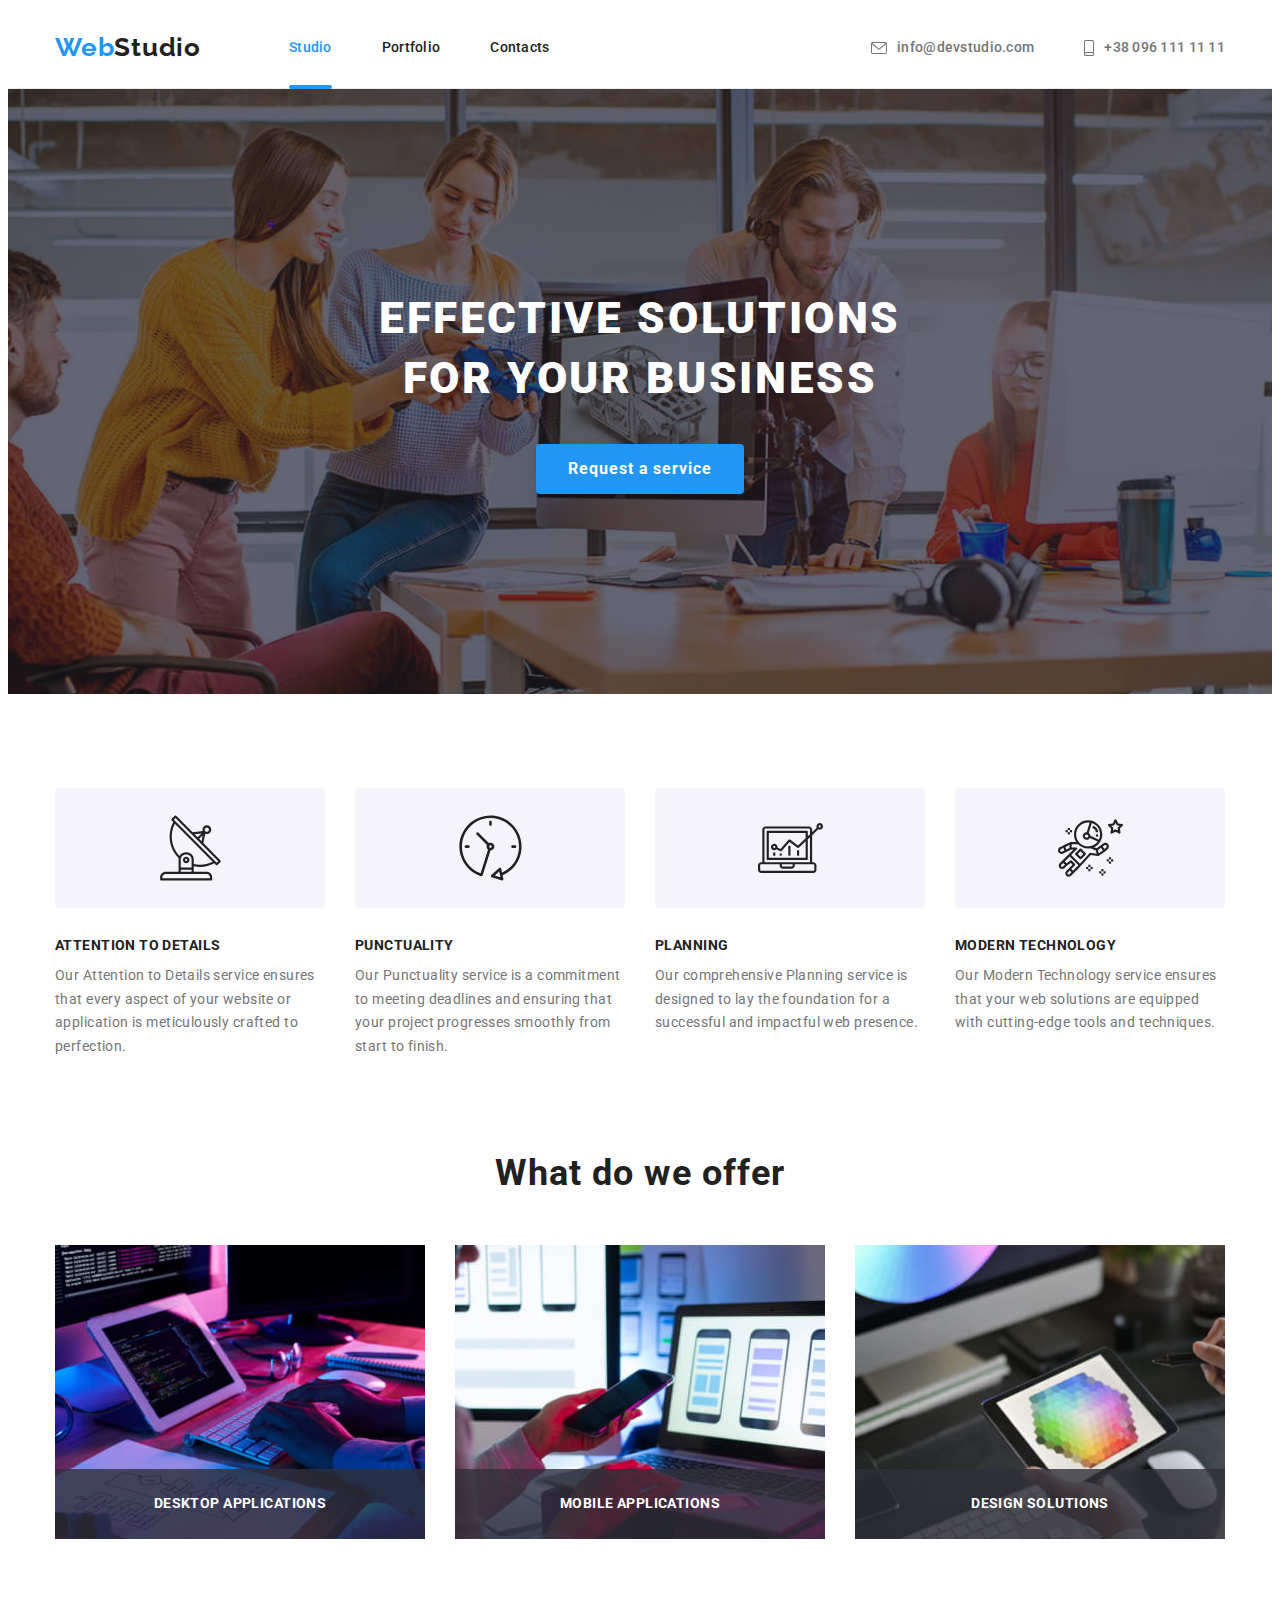
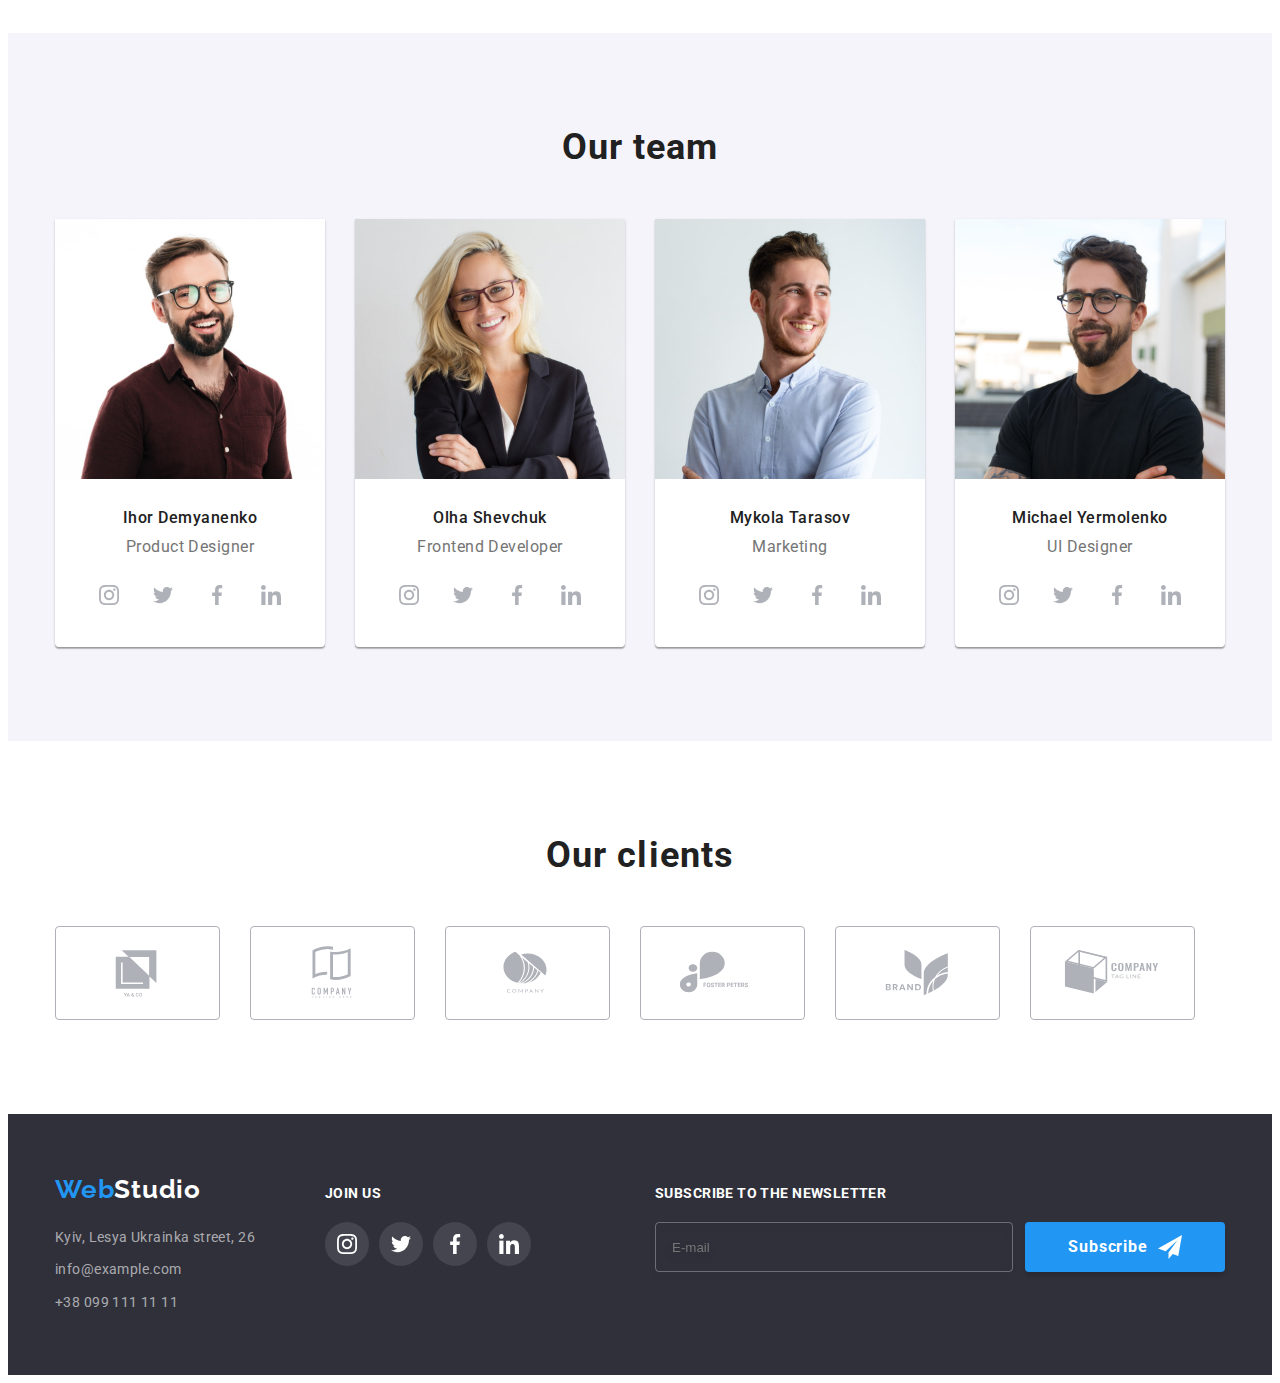
<file: index.html>
<!DOCTYPE html>
<html lang="en">
  <head>
    <meta charset="UTF-8" />
    <meta http-equiv="X-UA-Compatible" content="IE=edge" />
    <meta name="viewport" content="width=device-width, initial-scale=1.0" />
    <title>Document</title>
    <link
      href="https://fonts.googleapis.com/css2?family=Raleway:wght@700&family=Roboto:wght@400;500;700;900&display=swap"
      rel="stylesheet"
    />
    <link
      rel="stylesheet"
      href="https://cdnjs.cloudflare.com/ajax/libs/modern-normalize/1.1.0/modern-normalize.min.css"
      integrity="sha512-wpPYUAdjBVSE4KJnH1VR1HeZfpl1ub8YT/NKx4PuQ5NmX2tKuGu6U/JRp5y+Y8XG2tV+wKQpNHVUX03MfMFn9Q=="
      crossorigin="anonymous"
      referrerpolicy="no-referrer"
    />
    <link
      rel="stylesheet"
      href="https://cdnjs.cloudflare.com/ajax/libs/animate.css/4.1.1/animate.min.css"
    />
    <link rel="stylesheet" href="./css/main.min.css" />
  </head>
  <body class="page body">
    <header class="header">
      <div class="container header__container">
        <div class="header-wrap">
          <nav class="nav-general">
            <a href="" class="logo header__logo">
              <span class="logo__accent">Web</span>Studio
            </a>
            <ul class="site-nav">
              <li class="site-nav__item">
                <a class="site-nav__link site-nav__link--current" href=""
                  >Studio</a
                >
              </li>
              <li class="site-nav__item">
                <a class="site-nav__link" href="./portfolio.html">Portfolio</a>
              </li>
              <li class="site-nav__item">
                <a class="site-nav__link" href="">Contacts</a>
              </li>
            </ul>
          </nav>
          <ul class="authnav-list">
            <li class="authnav-list__item">
              <a class="authnav-list__link" href="mailto:info@devstudio.com">
                <svg class="authnav-list__icon" width="16" height="12">
                  <use href="./images/symbol-defs.svg#icon-envelope"></use>
                </svg>
                info@devstudio.com</a
              >
            </li>
            <li class="authnav-list__item">
              <a class="authnav-list__link" href="tel:+380961111111">
                <svg class="authnav-list__icon" width="10" height="16">
                  <use href="./images/symbol-defs.svg#icon-smartphone"></use>
                </svg>
                +38 096 111 11 11</a
              >
            </li>
          </ul>
        </div>

        <button type="button" class="menu-open-btn">
          <svg class="open-icon" width="24px" height="16px">
            <use href="./images/symbol-defs.svg#icon-menu-header"></use>
          </svg>
        </button>
      </div>
      <div class="mob-menu is-hidden">
        <div class="container header__container">
          <div class="mob-menu-top">
            <button type="button" class="menu-close-btn">
              <svg class="close-icon" width="20px" height="20px">
                <use href="./images/symbol-defs.svg#icon-close-menu"></use>
              </svg>
            </button>
            <ul class="mob-menu-list">
              <li class="mob-menu-list__item">
                <a
                  class="mob-menu-list__link mob-menu-list__link--current"
                  href=""
                  >Studio</a
                >
              </li>
              <li class="mob-menu-list__item">
                <a class="mob-menu-list__link" href="./portfolio.html"
                  >Portfolio</a
                >
              </li>
              <li class="mob-menu-list__item">
                <a class="mob-menu-list__link" href="">Contacts</a>
              </li>
            </ul>
          </div>
          <div class="mob-menu-bottom">
            <ul class="mob-cont-list">
              <li class="mob-cont-list__item">
                <a class="mob-cont-link-phone" href="tel:+380961111111">
                  +38 096 111 11 11</a
                >
              </li>
              <li class="mob-cont-list__item">
                <a
                  class="mob-cont-list__link"
                  href="mailto:info@devstudio.com"
                  rel="nooppener noreferrer"
                >
                  info@devstudio.com</a
                >
              </li>
            </ul>
            <ul class="mob-soc-list">
              <li class="mob-soc-list__item">
                <a
                  class="mob-soc-list__link"
                  href="https://www.instagram.com/"
                  rel="nooppener noreferrer"
                >
                  Instagram</a
                >
              </li>
              <li class="mob-soc-list__item">
                <a
                  class="mob-soc-list__link"
                  href="https://www.twitter.com/"
                  rel="nooppener noreferrer"
                >
                  Twitter</a
                >
              </li>
              <li class="mob-soc-list__item">
                <a
                  class="mob-soc-list__link"
                  href="https://www.facebook.com/"
                  rel="nooppener noreferrer"
                >
                  Facebook</a
                >
              </li>
              <li class="mob-soc-list__item">
                <a
                  class="mob-soc-list__link"
                  href="https://www.linkedin.com/"
                  rel="nooppener noreferrer"
                >
                  LinkedIn</a
                >
              </li>
            </ul>
          </div>
        </div>
      </div>
    </header>
    <main>
      <section class="hero">
        <div class="container">
          <h1 class="hero__title">
            Effective solutions <br />
            for your business
          </h1>
          <button class="hero__button" type="button" data-modal-open>
            Request a service
          </button>
        </div>
      </section>
      <section class="section">
        <div class="container">
          <h2 class="visually-hidden">Features</h2>
          <ul class="features">
            <li class="features__item">
              <div class="features__content">
                <svg class="features__icon" width="65px" height="70px">
                  <use href="./images/symbol-defs.svg#icon-antenna"></use>
                </svg>
              </div>
              <h3 class="features__title">Attention to details</h3>
              <p class="features__text">
                Our Attention to Details service ensures that every aspect of
                your website or application is meticulously crafted to
                perfection.
              </p>
            </li>
            <li class="features__item">
              <div class="features__content">
                <svg class="features__icon" width="65px" height="70px">
                  <use href="./images/symbol-defs.svg#icon-clock"></use>
                </svg>
              </div>

              <h3 class="features__title">Punctuality</h3>
              <p class="features__text">
                Our Punctuality service is a commitment to meeting deadlines and
                ensuring that your project progresses smoothly from start to
                finish.
              </p>
            </li>
            <li class="features__item">
              <div class="features__content">
                <svg class="features__icon" width="65px" height="70px">
                  <use href="./images/symbol-defs.svg#icon-diagram"></use>
                </svg>
              </div>

              <h3 class="features__title">Planning</h3>
              <p class="features__text">
                Our comprehensive Planning service is designed to lay the
                foundation for a successful and impactful web presence.
              </p>
            </li>
            <li class="features__item">
              <div class="features__content">
                <svg class="features__icon" width="65px" height="70px">
                  <use href="./images/symbol-defs.svg#icon-astronaut"></use>
                </svg>
              </div>
              <h3 class="features__title">Modern Technology</h3>
              <p class="features__text">
                Our Modern Technology service ensures that your web solutions
                are equipped with cutting-edge tools and techniques.
              </p>
            </li>
          </ul>
        </div>
      </section>
      <section class="section section--no-padding-top">
        <div class="container">
          <h2 class="section__title">What do we offer</h2>
          <ul class="about-us">
            <li class="about-us__item">
              <img
                srcset="
                  ./images/about-us/img1.jpg    1x,
                  ./images/about-us/img1-2x.jpg 2x
                "
                src="./images/about-us/img1.jpg"
                alt="keyboard"
                width="370"
                height="294"
              />
              <p class="about-us__text">Desktop applications</p>
            </li>
            <li class="about-us__item">
              <img srcset=" ./images/about-us/img2.jpg 1x,
              ./images/about-us/img2-2x.jpg 2x "
              src="./images/about-us/img2.jpg" alt="phone width="370"
              height="294" />

              <p class="about-us__text">Mobile applications</p>
            </li>
            <li class="about-us__item">
              <img
                srcset="
                  ./images/about-us/img3.jpg    1x,
                  ./images/about-us/img3-2x.jpg 2x
                "
                src="./images/about-us/img3.jpg"
                alt="tablet"
                width="370"
                height="294"
              />

              <p class="about-us__text">Design solutions</p>
            </li>
          </ul>
        </div>
      </section>
      <section class="section section--background">
        <div class="container">
          <h2 class="section__title">Our team</h2>
          <ul class="team">
            <li class="team__item">
              <picture>
                <source
                  srcset="
                    ./images/team/team1.jpg    1x,
                    ./images/team/team1-2x.jpg 2x
                  "
                  media="(min-width: 1200px)"
                />
                <source
                  srcset="
                    ./images/team/team1-tab-1x.jpg 1x,
                    ./images/team/team1-tab-2x.jpg 2x
                  "
                  media="(min-width: 768px)"
                />
                <source
                  srcset="
                    ./images/team/team1-mob-1x.jpg 1x,
                    ./images/team/team1-mob-2x.jpg 2x
                  "
                  media="(min-width: 320px)"
                />
                <img
                  src="./images/team/team1-mob-1x.jpg"
                  alt="men wearing glasses"
                />
              </picture>
              <div class="team__content">
                <h3 class="team__title">Ihor Demyanenko</h3>
                <p class="team__text">Product Designer</p>
                <ul class="socials-list">
                  <li class="socials-list__item">
                    <a href="" class="socials-list__link">
                      <svg class="socials-list__icon" width="20" height="20">
                        <use
                          href="./images/symbol-defs.svg#icon-instagram"
                        ></use>
                      </svg>
                    </a>
                  </li>
                  <li class="socials-list__item">
                    <a href="" class="socials-list__link">
                      <svg class="socials-list__icon" width="20" height="20">
                        <use href="./images/symbol-defs.svg#icon-twitter"></use>
                      </svg>
                    </a>
                  </li>
                  <li class="socials-list__item">
                    <a href="" class="socials-list__link">
                      <svg class="socials-list__icon" width="20" height="20">
                        <use
                          href="./images/symbol-defs.svg#icon-facebook"
                        ></use>
                      </svg>
                    </a>
                  </li>
                  <li class="socials-list__item">
                    <a href="" class="socials-list__link">
                      <svg class="socials-list__icon" width="20" height="20">
                        <use
                          href="./images/symbol-defs.svg#icon-linkedin"
                        ></use>
                      </svg>
                    </a>
                  </li>
                </ul>
              </div>
            </li>
            <li class="team__item">
              <picture>
                <source
                  srcset="
                    ./images/team/team2.jpg    1x,
                    ./images/team/team2-2x.jpg 2x
                  "
                  media="(min-width: 1200px)"
                />
                <source
                  srcset="
                    ./images/team/team2-tab-1x.jpg 1x,
                    ./images/team/team2-tab-2x.jpg 2x
                  "
                  media="(min-width: 768px)"
                />
                <source
                  srcset="
                    ./images/team/team2-mob-1x.jpg 1x,
                    ./images/team/team2-mob-2x.jpg 2x
                  "
                  media="(min-width: 320px)"
                />
                <img
                  src="./images/team/team2-mob-1x.jpg"
                  alt="woman wearing glasses"
                />
              </picture>

              <div class="team__content">
                <h3 class="team__title">Olha Shevchuk</h3>
                <p class="team__text">Frontend Developer</p>
                <ul class="socials-list">
                  <li class="socials-list__item">
                    <a href="" class="socials-list__link">
                      <svg class="socials-list__icon" width="20" height="20">
                        <use
                          href="./images/symbol-defs.svg#icon-instagram"
                        ></use>
                      </svg>
                    </a>
                  </li>
                  <li class="socials-list__item">
                    <a href="" class="socials-list__link">
                      <svg class="socials-list__icon" width="20" height="20">
                        <use href="./images/symbol-defs.svg#icon-twitter"></use>
                      </svg>
                    </a>
                  </li>
                  <li class="socials-list__item">
                    <a href="" class="socials-list__link">
                      <svg class="socials-list__icon" width="20" height="20">
                        <use
                          href="./images/symbol-defs.svg#icon-facebook"
                        ></use>
                      </svg>
                    </a>
                  </li>
                  <li class="socials-list__item">
                    <a href="" class="socials-list__link">
                      <svg class="socials-list__icon" width="20" height="20">
                        <use
                          href="./images/symbol-defs.svg#icon-linkedin"
                        ></use>
                      </svg>
                    </a>
                  </li>
                </ul>
              </div>
            </li>
            <li class="team__item">
              <picture>
                <source
                  srcset="
                    ./images/team/team3.jpg    1x,
                    ./images/team/team3-2x.jpg 2x
                  "
                  media="(min-width: 1200px)"
                />
                <source
                  srcset="
                    ./images/team/team3-tab-1x.jpg 1x,
                    ./images/team/team3-tab-2x.jpg 2x
                  "
                  media="(min-width: 768px)"
                />
                <source
                  srcset="
                    ./images/team/team3-mob-1x.jpg 1x,
                    ./images/team/team3-mob-2x.jpg 2x
                  "
                  media="(min-width: 320px)"
                />
                <img
                  src="./images/team/team3-mob-1x.jpg"
                  alt="men wearing a shirt"
                />
              </picture>

              <div class="team__content">
                <h3 class="team__title">Mykola Tarasov</h3>
                <p class="team__text">Marketing</p>
                <ul class="socials-list">
                  <li class="socials-list__item">
                    <a href="" class="socials-list__link">
                      <svg class="socials-list__icon" width="20" height="20">
                        <use
                          href="./images/symbol-defs.svg#icon-instagram"
                        ></use>
                      </svg>
                    </a>
                  </li>
                  <li class="socials-list__item">
                    <a href="" class="socials-list__link">
                      <svg class="socials-list__icon" width="20" height="20">
                        <use href="./images/symbol-defs.svg#icon-twitter"></use>
                      </svg>
                    </a>
                  </li>
                  <li class="socials-list__item">
                    <a href="" class="socials-list__link">
                      <svg class="socials-list__icon" width="20" height="20">
                        <use
                          href="./images/symbol-defs.svg#icon-facebook"
                        ></use>
                      </svg>
                    </a>
                  </li>
                  <li class="socials-list__item">
                    <a href="" class="socials-list__link">
                      <svg class="socials-list__icon" width="20" height="20">
                        <use
                          href="./images/symbol-defs.svg#icon-linkedin"
                        ></use>
                      </svg>
                    </a>
                  </li>
                </ul>
              </div>
            </li>
            <li class="team__item">
              <picture>
                <source
                  srcset="
                    ./images/team/team4.jpg    1x,
                    ./images/team/team4-2x.jpg 2x
                  "
                  media="(min-width: 1200px)"
                />
                <source
                  srcset="
                    ./images/team/team4-tab-1x.jpg 1x,
                    ./images/team/team4-tab-2x.jpg 2x
                  "
                  media="(min-width: 768px)"
                />
                <source
                  srcset="
                    ./images/team/team4-mob-1x.jpg 1x,
                    ./images/team/team4-mob-2x.jpg 2x
                  "
                  media="(min-width: 320px)"
                />
                <img
                  src="./images/team/team4-mob-1x.jpg"
                  alt="men wearing black t shirt"
                />
              </picture>
              <div class="team__content">
                <h3 class="team__title">Michael Yermolenko</h3>
                <p class="team__text">UI Designer</p>
                <ul class="socials-list">
                  <li class="socials-list__item">
                    <a href="" class="socials-list__link">
                      <svg class="socials-list__icon" width="20" height="20">
                        <use
                          href="./images/symbol-defs.svg#icon-instagram"
                        ></use>
                      </svg>
                    </a>
                  </li>
                  <li class="socials-list__item">
                    <a href="" class="socials-list__link">
                      <svg class="socials-list__icon" width="20" height="20">
                        <use href="./images/symbol-defs.svg#icon-twitter"></use>
                      </svg>
                    </a>
                  </li>
                  <li class="socials-list__item">
                    <a href="" class="socials-list__link">
                      <svg class="socials-list__icon" width="20" height="20">
                        <use
                          href="./images/symbol-defs.svg#icon-facebook"
                        ></use>
                      </svg>
                    </a>
                  </li>
                  <li class="socials-list__item">
                    <a href="" class="socials-list__link">
                      <svg class="socials-list__icon" width="20" height="20">
                        <use
                          href="./images/symbol-defs.svg#icon-linkedin"
                        ></use>
                      </svg>
                    </a>
                  </li>
                </ul>
              </div>
            </li>
          </ul>
        </div>
      </section>
      <section class="section">
        <div class="container">
          <h2 class="section__title">Our clients</h2>
          <ul class="clients">
            <li class="clients__item">
              <a href="" class="clients__link">
                <svg class="clients__icon" width="106" height="60">
                  <use href="./images/symbol-defs.svg#icon-yaco"></use>
                </svg>
              </a>
            </li>
            <li class="clients__item">
              <a href="" class="clients__link">
                <svg class="clients__icon" width="106" height="60">
                  <use href="./images/symbol-defs.svg#icon-tagline"></use>
                </svg>
              </a>
            </li>
            <li class="clients__item">
              <a href="" class="clients__link">
                <svg class="clients__icon" width="106" height="60">
                  <use href="./images/symbol-defs.svg#icon-company"></use>
                </svg>
              </a>
            </li>
            <li class="clients__item">
              <a href="" class="clients__link">
                <svg class="clients__icon" width="106" height="60">
                  <use href="./images/symbol-defs.svg#icon-union4"></use>
                </svg>
              </a>
            </li>
            <li class="clients__item">
              <a href="" class="clients__link">
                <svg class="clients__icon" width="106" height="60">
                  <use href="./images/symbol-defs.svg#icon-brand"></use>
                </svg>
              </a>
            </li>
            <li class="clients__item">
              <a href="" class="clients__link">
                <svg class="clients__icon" width="106" height="60">
                  <use href="./images/symbol-defs.svg#icon-tag"></use>
                </svg>
              </a>
            </li>
          </ul>
        </div>
      </section>
    </main>
    <footer class="footer">
      <div class="container footer-container">
        <div class="footer-wrap">
          <div class="footer-content">
            <a href="" class="logo footer__logo">
              <span class="footer__accent">Web</span>Studio
            </a>
            <address class="footer-address">
              <ul class="footer-address__list">
                <li class="footer-address__items">
                  <a
                    class="footer-address__link"
                    href="https://goo.gl/maps/jRYS7xwpVxC2w3iY8"
                    target="_blank"
                    rel="nooppener noreferrer"
                  >
                    Kyiv, Lesya Ukrainka street, 26
                  </a>
                </li>
                <li class="footer-address__items">
                  <a class="footer-address__link" href="mailto:info@example.com"
                    >info@example.com
                  </a>
                </li>
                <li class="footer-address__items">
                  <a class="footer-address__link" href="tel:+380991111111"
                    >+38 099 111 11 11</a
                  >
                </li>
              </ul>
            </address>
          </div>
          <div class="join-content">
            <h2 class="footer__title">Join us</h2>
            <ul class="footer-social">
              <li class="footer-social__item">
                <a href="" class="footer-social__link">
                  <svg class="footer-social__icon" width="20" height="20">
                    <use href="./images/symbol-defs.svg#icon-instagram"></use>
                  </svg>
                </a>
              </li>
              <li class="footer-social__item">
                <a href="" class="footer-social__link">
                  <svg class="footer-social__icon" width="20" height="20">
                    <use href="./images/symbol-defs.svg#icon-twitter"></use>
                  </svg>
                </a>
              </li>
              <li class="footer-social__item">
                <a href="" class="footer-social__link">
                  <svg class="footer-social__icon" width="20" height="20">
                    <use href="./images/symbol-defs.svg#icon-facebook"></use>
                  </svg>
                </a>
              </li>
              <li class="footer-social__item">
                <a href="" class="footer-social__link">
                  <svg class="footer-social__icon" width="20" height="20">
                    <use href="./images/symbol-defs.svg#icon-linkedin"></use>
                  </svg>
                </a>
              </li>
            </ul>
          </div>
          <form class="sign-form">
            <p class="footer__title">Subscribe to the newsletter</p>
            <div class="sign-form__field">
              <input
                type="email"
                name="sign-up"
                class="sign-form__input"
                placeholder="E-mail"
              />
              <button type="submit" class="sign-form__button">
                <span class="sign-form__button-text"> Subscribe </span>
                <svg class="sign-form__button-icon" width="24" height="24">
                  <use href="./images/symbol-defs.svg#icon-send"></use>
                </svg>
              </button>
            </div>
          </form>
        </div>
      </div>
    </footer>
    <div class="backdrop is-hidden" data-modal>
      <div class="modal">
        <button type="button" class="modal-close" data-modal-close>
          <svg class="modal-icon" width="18" height="18">
            <use href="./images/symbol-defs.svg#icon-x"></use>
          </svg>
        </button>
        <p class="modal-title">Leave your information for us to contact you</p>
        <form class="modal-form">
          <div class="modal-field">
            <label for="user-name" class="modal-label"> Name </label>
            <div class="input-wrap">
              <input
                id="user-name"
                type="text"
                name="user-name"
                placeholder=" "
                class="modal-input"
                required
              />

              <svg class="form-icon" width="20" height="20">
                <use href="./images/symbol-defs.svg#icon-person"></use>
              </svg>
            </div>
          </div>
          <div class="modal-field">
            <label for="user-tel" class="modal-label"> Phone number </label>
            <div class="input-wrap">
              <input
                id="user-tel"
                type="tel"
                name="user-tel"
                placeholder=" "
                class="modal-input"
                required
              />
              <svg class="form-icon" width="20" height="20">
                <use href="./images/symbol-defs.svg#icon-phone"></use>
              </svg>
            </div>
          </div>
          <div class="modal-field">
            <label for="user-email" class="modal-label"> Mail </label>
            <div class="input-wrap">
              <input
                id="user-email"
                type="email"
                name="user-email"
                placeholder=" "
                class="modal-input"
                required
              />
              <svg class="form-icon" width="20" height="20">
                <use href="./images/symbol-defs.svg#icon-email"></use>
              </svg>
            </div>
          </div>
          <div class="modal-field">
            <label class="modal-label" for="user-text"> Comment </label>
            <textarea
              class="modal-comment"
              placeholder="Enter your text"
              name="user-text"
              id="user-text"
            ></textarea>
          </div>
          <div class="modal-field modal-field--indent">
            <input
              type="checkbox"
              id="privacy-check"
              class="modal-checkbox visually-hidden"
              name="modal-checkbox"
            />
            <label for="privacy-check" class="checkbox-label">
              <span class="privacy-check--wrap">
                I accept
                <a class="checkbox-link"> Contract terms and conditions</a>
              </span>
            </label>
          </div>
          <div class="modal-button-wrap">
            <button type="submit" class="modal-button">
              <span class="button-text"> Send</span>
            </button>
          </div>
        </form>
      </div>
    </div>
    <script src="./js/modal.js"></script>
    <script src="./js/menu.js"></script>
  </body>
</html>
</file>
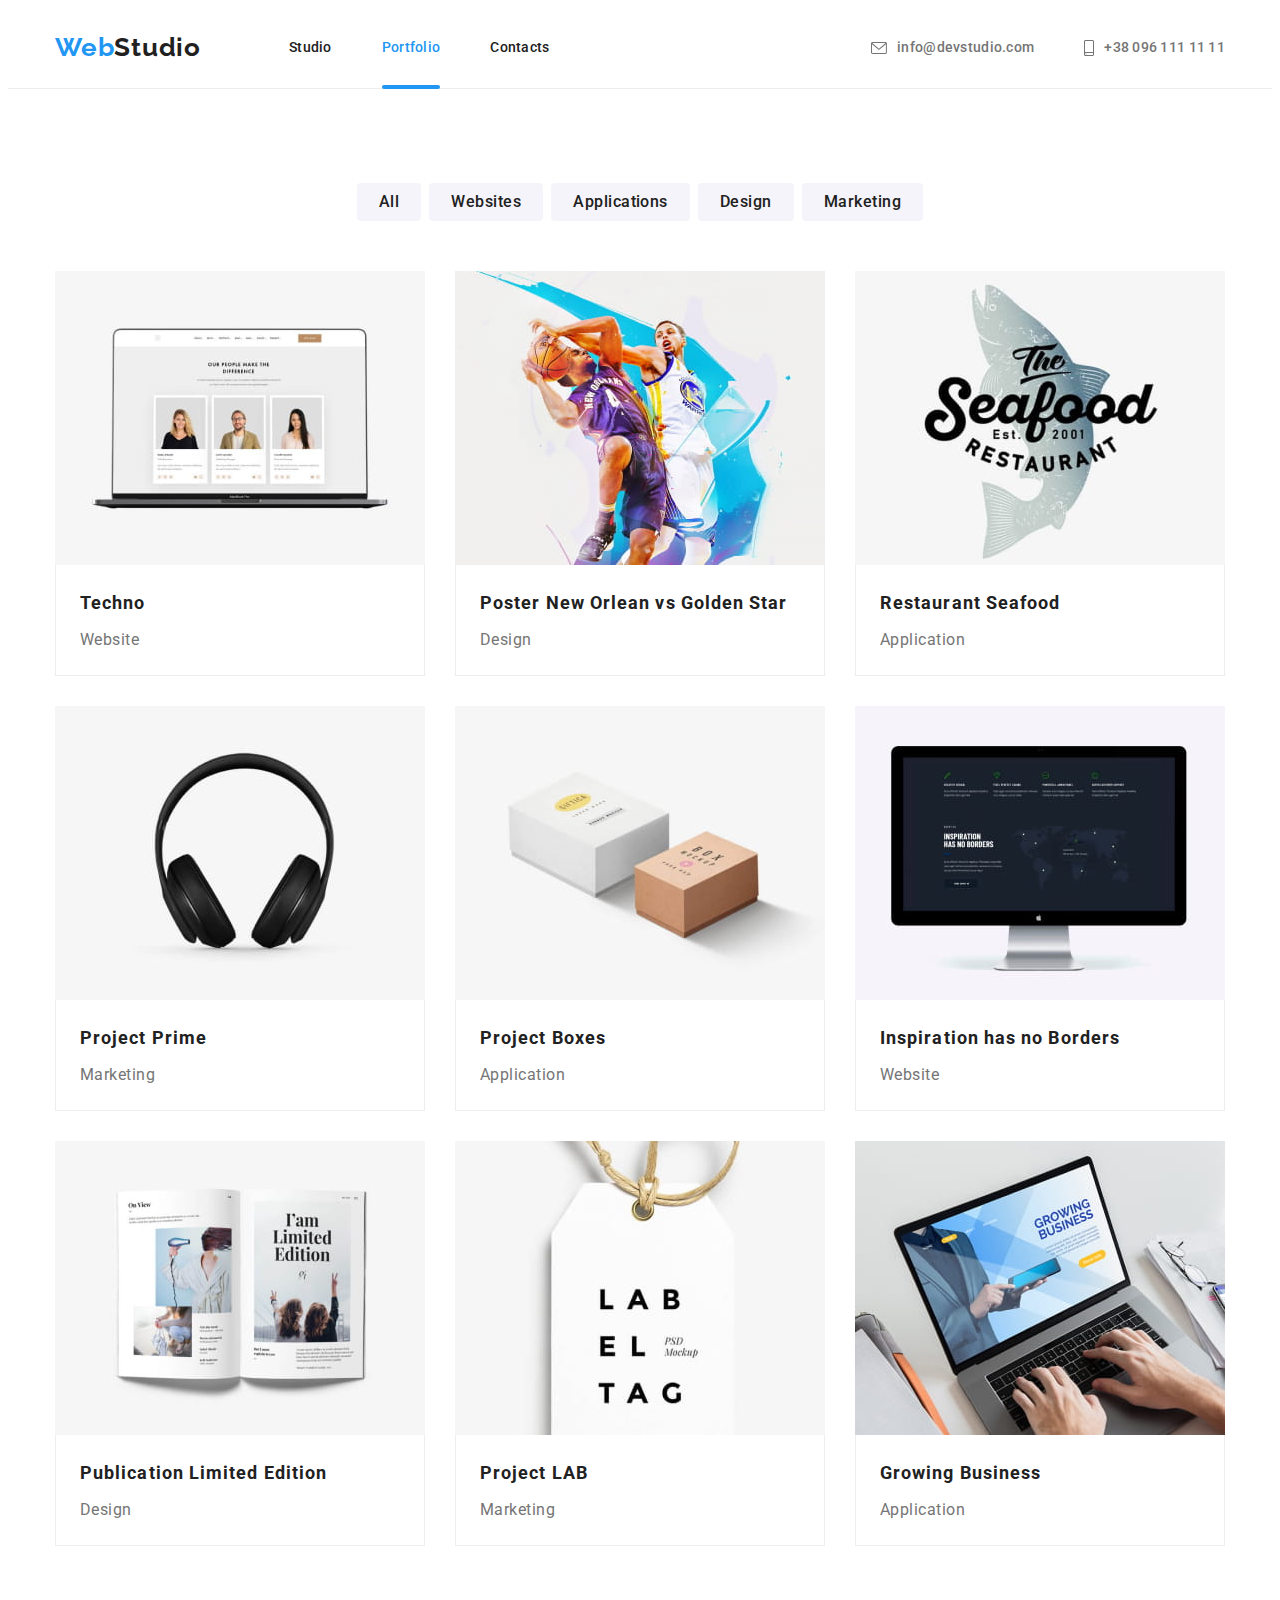
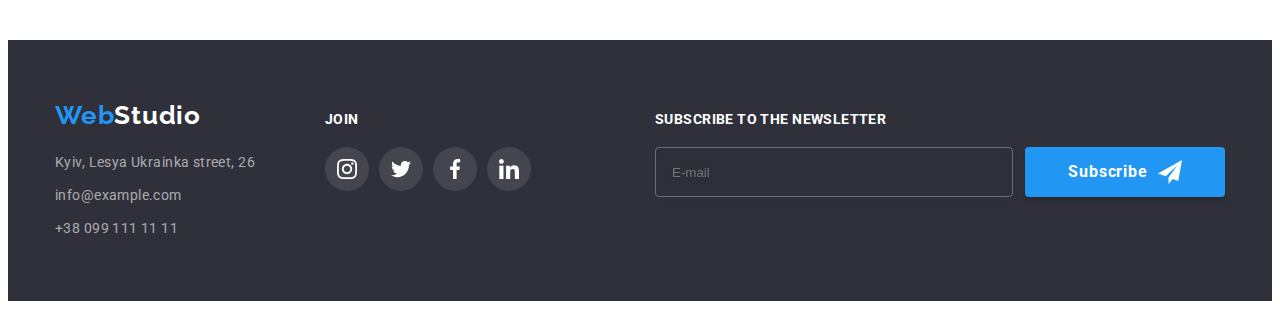
<file: portfolio.html>
<!DOCTYPE html>
<html lang="en">
  <head>
    <meta charset="UTF-8" />
    <meta http-equiv="X-UA-Compatible" content="IE=edge" />
    <meta name="viewport" content="width=device-width, initial-scale=1.0" />
    <title>Document</title>
    <link
      href="https://fonts.googleapis.com/css2?family=Raleway:wght@700&family=Roboto:wght@400;500;700;900&display=swap"
      rel="stylesheet"
    />
    <link
      rel="stylesheet"
      href="https://cdnjs.cloudflare.com/ajax/libs/modern-normalize/1.1.0/modern-normalize.min.css"
      integrity="sha512-wpPYUAdjBVSE4KJnH1VR1HeZfpl1ub8YT/NKx4PuQ5NmX2tKuGu6U/JRp5y+Y8XG2tV+wKQpNHVUX03MfMFn9Q=="
      crossorigin="anonymous"
      referrerpolicy="no-referrer"
    />
    <link
      rel="stylesheet"
      href="https://cdnjs.cloudflare.com/ajax/libs/animate.css/4.1.1/animate.min.css"
    />
    <!-- <link rel="stylesheet" href="./css/styles.css" /> -->
    <link rel="stylesheet" href="./css/main.min.css" />
  </head>
  <body class="page">
    <header class="header">
      <div class="container header__container">
        <div class="header-wrap">
          <nav class="nav-general">
            <a href="" class="logo header__logo link">
              <span class="logo__accent">Web</span>Studio
            </a>
            <ul class="site-nav">
              <li class="site-nav__item">
                <a class="site-nav__link" href="./index.html">Studio</a>
              </li>
              <li class="site-nav__item">
                <a class="site-nav__link site-nav__link--current" href=""
                  >Portfolio</a
                >
              </li>
              <li class="site-nav__item">
                <a class="site-nav__link" href="">Contacts</a>
              </li>
            </ul>
          </nav>
          <ul class="authnav-list">
            <li class="authnav-list__item">
              <a class="authnav-list__link" href="mailto:info@devstudio.com">
                <svg class="authnav-list__icon" width="16" height="12">
                  <use href="./images/symbol-defs.svg#icon-envelope"></use>
                </svg>
                info@devstudio.com</a
              >
            </li>
            <li class="authnav-list__item">
              <a class="authnav-list__link" href="tel:+380961111111">
                <svg class="authnav-list__icon" width="10" height="16">
                  <use href="./images/symbol-defs.svg#icon-smartphone"></use>
                </svg>
                +38 096 111 11 11</a
              >
            </li>
          </ul>
        </div>
        <button type="button" class="menu-open-btn">
          <svg class="open-icon" width="24px" height="16px">
            <use href="./images/symbol-defs.svg#icon-menu-header"></use>
          </svg>
        </button>
      </div>
      <div class="mob-menu is-hidden">
        <div class="container header__container">
          <div class="mob-menu-top">
            <button type="button" class="menu-close-btn">
              <svg class="close-icon" width="20px" height="20px">
                <use href="./images/symbol-defs.svg#icon-close-menu"></use>
              </svg>
            </button>
            <ul class="mob-menu-list">
              <li class="mob-menu-list__item">
                <a class="mob-menu-list__link" href="./index.html">Studio</a>
              </li>
              <li class="mob-menu-list__item">
                <a class="mob-menu-list__link mob-menu-list__link--current"
                  >Portfolio</a
                >
              </li>
              <li class="mob-menu-list__item">
                <a class="mob-menu-list__link" href="">Contacts</a>
              </li>
            </ul>
          </div>
          <div class="mob-menu-bottom">
            <ul class="mob-cont-list">
              <li class="mob-cont-list__item">
                <a class="mob-cont-link-phone" href="tel:+380961111111">
                  +38 096 111 11 11</a
                >
              </li>
              <li class="mob-cont-list__item">
                <a
                  class="mob-cont-list__link"
                  href="mailto:info@devstudio.com"
                  rel="nooppener noreferrer"
                >
                  info@devstudio.com</a
                >
              </li>
            </ul>
            <ul class="mob-soc-list">
              <li class="mob-soc-list__item">
                <a
                  class="mob-soc-list__link"
                  href="https://www.instagram.com/"
                  rel="nooppener noreferrer"
                >
                  Instagram</a
                >
              </li>
              <li class="mob-soc-list__item">
                <a
                  class="mob-soc-list__link"
                  href="https://www.twitter.com/"
                  rel="nooppener noreferrer"
                >
                  Twitter</a
                >
              </li>
              <li class="mob-soc-list__item">
                <a
                  class="mob-soc-list__link"
                  href="https://www.facebook.com/"
                  rel="nooppener noreferrer"
                >
                  Facebook</a
                >
              </li>
              <li class="mob-soc-list__item">
                <a
                  class="mob-soc-list__link"
                  href="https://www.linkedin.com/"
                  rel="nooppener noreferrer"
                >
                  LinkedIn</a
                >
              </li>
            </ul>
          </div>
        </div>
      </div>
    </header>

    <main>
      <section class="section">
        <div class="container">
          <h1 class="visually-hidden">portfolio</h1>
          <ul class="portfolio-button">
            <li class="portfolio-button__items">
              <button class="portfolio-button__primary" type="button">
                All
              </button>
            </li>
            <li class="portfolio-button__items">
              <button class="portfolio-button__primary" type="button">
                Websites
              </button>
            </li>
            <li class="portfolio-button__items">
              <button class="portfolio-button__primary" type="button">
                Applications
              </button>
            </li>
            <li class="portfolio-button__items">
              <button class="portfolio-button__primary" type="button">
                Design
              </button>
            </li>
            <li class="portfolio-button__items">
              <button class="portfolio-button__primary" type="button">
                Marketing
              </button>
            </li>
          </ul>

          <ul class="projects-list">
            <li class="projects-list__item">
              <a class="projects-list__link" href="">
                <div class="projects-list__image">
                  <picture>
                    <source
                      srcset="
                        ./images/portfolio/portfolio1.jpg    1x,
                        ./images/portfolio/portfolio1-2x.jpg 2x
                      "
                      media="(min-width: 1200px)"
                    />
                    <source
                      srcset="
                        ./images/portfolio/portfolio1-tab-1x.jpg 1x,
                        ./images/portfolio/portfolio1-tab-2x.jpg 2x
                      "
                      media="(min-width: 768px)"
                    />
                    <source
                      srcset="
                        ./images/portfolio/portfolio1-mob-1x.jpg 1x,
                        ./images/portfolio/portfolio1-mob-2x.jpg 2x
                      "
                      media="(min-width: 320px)"
                    />
                    <img
                      src="./images/portfolio/portfolio1-mob-1x.jpg"
                      alt="laptop"
                    />
                  </picture>
                  <div class="projects-list__overlay">
                    <p class="projects-list__image-text">
                      The resource offers complex offers with different levels
                      of functionality and services. functionality and services.
                      All this will allow the visitor get comprehensive
                      information about the company or individual individual.
                    </p>
                  </div>
                </div>
                <div class="portfolio">
                  <h2 class="portfolio__title">Techno</h2>
                  <p class="portfolio__text">Website</p>
                </div>
              </a>
            </li>
            <li class="projects-list__item">
              <a class="projects-list__link" href="">
                <div class="projects-list__image">
                  <picture>
                    <source
                      srcset="
                        ./images/portfolio/portfolio2.jpg    1x,
                        ./images/portfolio/portfolio2-2x.jpg 2x
                      "
                      media="(min-width: 1200px)"
                    />
                    <source
                      srcset="
                        ./images/portfolio/portfolio2-tab-1x.jpg 1x,
                        ./images/portfolio/portfolio2-tab-2x.jpg 2x
                      "
                      media="(min-width: 768px)"
                    />
                    <source
                      srcset="
                        ./images/portfolio/portfolio2-mob-1x.jpg 1x,
                        ./images/portfolio/portfolio2-mob-2x.jpg 2x
                      "
                      media="(min-width: 320px)"
                    />
                    <img
                      src="./images/portfolio/portfolio2-mob-1x.jpg"
                      alt="basketball"
                    />
                  </picture>
                  <div class="projects-list__overlay">
                    <p class="projects-list__image-text">
                      The resource offers complex offers with different levels
                      of functionality and services. functionality and services.
                      All this will allow the visitor get comprehensive
                      information about the company or individual individual.
                    </p>
                  </div>
                </div>
                <div class="portfolio">
                  <h2 class="portfolio__title">
                    Poster <span lang="en">New Orlean vs Golden Star</span>
                  </h2>
                  <p class="portfolio__text">Design</p>
                </div>
              </a>
            </li>
            <li class="projects-list__item">
              <a class="projects-list__link" href="">
                <div class="projects-list__image">
                  <picture>
                    <source
                      srcset="
                        ./images/portfolio/portfolio3.jpg    1x,
                        ./images/portfolio/portfolio3-2x.jpg 2x
                      "
                      media="(min-width: 1200px)"
                    />
                    <source
                      srcset="
                        ./images/portfolio/portfolio3-tab-1x.jpg 1x,
                        ./images/portfolio/portfolio3-tab-2x.jpg 2x
                      "
                      media="(min-width: 768px)"
                    />
                    <source
                      srcset="
                        ./images/portfolio/portfolio3-mob-1x.jpg 1x,
                        ./images/portfolio/portfolio3-mob-2x.jpg 2x
                      "
                      media="(min-width: 320px)"
                    />
                    <img
                      src="./images/portfolio/portfolio3-mob-1x.jpg"
                      alt="restaurant"
                    />
                  </picture>

                  <div class="projects-list__overlay">
                    <p class="projects-list__image-text">
                      The resource offers complex offers with different levels
                      of functionality and services. functionality and services.
                      All this will allow the visitor get comprehensive
                      information about the company or individual individual.
                    </p>
                  </div>
                </div>
                <div class="portfolio">
                  <h2 class="portfolio__title">
                    Restaurant <span lang="en">Seafood</span>
                  </h2>
                  <p class="portfolio__text">Application</p>
                </div>
              </a>
            </li>
            <li class="projects-list__item">
              <a class="projects-list__link" href="">
                <div class="projects-list__image">
                  <picture>
                    <source
                      srcset="
                        ./images/portfolio/portfolio4.jpg    1x,
                        ./images/portfolio/portfolio4-2x.jpg 2x
                      "
                      media="(min-width: 1200px)"
                    />
                    <source
                      srcset="
                        ./images/portfolio/portfolio4-tab-1x.jpg 1x,
                        ./images/portfolio/portfolio4-tab-2x.jpg 2x
                      "
                      media="(min-width: 768px)"
                    />
                    <source
                      srcset="
                        ./images/portfolio/portfolio4-mob-1x.jpg 1x,
                        ./images/portfolio/portfolio4-mob-2x.jpg 2x
                      "
                      media="(min-width: 320px)"
                    />
                    <img
                      src="./images/portfolio/portfolio4-mob-1x.jpg"
                      alt="headphones"
                    />
                  </picture>
                  <div class="projects-list__overlay">
                    <p class="projects-list__image-text">
                      The resource offers complex offers with different levels
                      of functionality and services. functionality and services.
                      All this will allow the visitor get comprehensive
                      information about the company or individual individual.
                    </p>
                  </div>
                </div>
                <div class="portfolio">
                  <h2 class="portfolio__title">
                    Project <span lang="en">Prime</span>
                  </h2>
                  <p class="portfolio__text">Marketing</p>
                </div>
              </a>
            </li>
            <li class="projects-list__item">
              <a class="projects-list__link" href="">
                <div class="projects-list__image">
                  <picture>
                    <source
                      srcset="
                        ./images/portfolio/portfolio5.jpg    1x,
                        ./images/portfolio/portfolio5-2x.jpg 2x
                      "
                      media="(min-width: 1200px)"
                    />
                    <source
                      srcset="
                        ./images/portfolio/portfolio5-tab-1x.jpg 1x,
                        ./images/portfolio/portfolio5-tab-2x.jpg 2x
                      "
                      media="(min-width: 768px)"
                    />
                    <source
                      srcset="
                        ./images/portfolio/portfolio5-mob-1x.jpg 1x,
                        ./images/portfolio/portfolio5-mob-2x.jpg 2x
                      "
                      media="(min-width: 320px)"
                    />
                    <img
                      src="./images/portfolio/portfolio5-mob-1x.jpg"
                      alt="two books"
                    />
                  </picture>
                  <div class="projects-list__overlay">
                    <p class="projects-list__image-text">
                      The resource offers complex offers with different levels
                      of functionality and services. functionality and services.
                      All this will allow the visitor get comprehensive
                      information about the company or individual individual.
                    </p>
                  </div>
                </div>
                <div class="portfolio">
                  <h2 class="portfolio__title">
                    Project <span lang="en">Boxes</span>
                  </h2>
                  <p class="portfolio__text">Application</p>
                </div>
              </a>
            </li>
            <li class="projects-list__item">
              <a class="projects-list__link" href="">
                <div class="projects-list__image">
                  <picture>
                    <source
                      srcset="
                        ./images/portfolio/portfolio6.jpg    1x,
                        ./images/portfolio/portfolio6-2x.jpg 2x
                      "
                      media="(min-width: 1200px)"
                    />
                    <source
                      srcset="
                        ./images/portfolio/portfolio6-tab-1x.jpg 1x,
                        ./images/portfolio/portfolio6-tab-2x.jpg 2x
                      "
                      media="(min-width: 768px)"
                    />
                    <source
                      srcset="
                        ./images/portfolio/portfolio6-mob-1x.jpg 1x,
                        ./images/portfolio/portfolio6-mob-2x.jpg 2x
                      "
                      media="(min-width: 320px)"
                    />
                    <img
                      src="./images/portfolio/portfolio6-mob-1x.jpg"
                      alt="laptop"
                    />
                  </picture>
                  <div class="projects-list__overlay">
                    <p class="projects-list__image-text">
                      The resource offers complex offers with different levels
                      of functionality and services. functionality and services.
                      All this will allow the visitor get comprehensive
                      information about the company or individual individual.
                    </p>
                  </div>
                </div>
                <div class="portfolio">
                  <h2 class="portfolio__title" lang="en">
                    Inspiration has no Borders
                  </h2>
                  <p class="portfolio__text">Website</p>
                </div>
              </a>
            </li>
            <li class="projects-list__item">
              <a class="projects-list__link" href="">
                <div class="projects-list__image">
                  <picture>
                    <source
                      srcset="
                        ./images/portfolio/portfolio7.jpg    1x,
                        ./images/portfolio/portfolio7-2x.jpg 2x
                      "
                      media="(min-width: 1200px)"
                    />
                    <source
                      srcset="
                        ./images/portfolio/portfolio7-tab-1x.jpg 1x,
                        ./images/portfolio/portfolio7-tab-2x.jpg 2x
                      "
                      media="(min-width: 768px)"
                    />
                    <source
                      srcset="
                        ./images/portfolio/portfolio7-mob-1x.jpg 1x,
                        ./images/portfolio/portfolio7-mob-2x.jpg 2x
                      "
                      media="(min-width: 320px)"
                    />
                    <img
                      src="./images/portfolio/portfolio7-mob-1x.jpg"
                      alt="magazine"
                    />
                  </picture>
                  <div class="projects-list__overlay">
                    <p class="projects-list__image-text">
                      The resource offers complex offers with different levels
                      of functionality and services. functionality and services.
                      All this will allow the visitor get comprehensive
                      information about the company or individual individual.
                    </p>
                  </div>
                </div>
                <div class="portfolio">
                  <h2 class="portfolio__title">
                    Publication <span lang="en">Limited Edition</span>
                  </h2>
                  <p class="portfolio__text">Design</p>
                </div>
              </a>
            </li>
            <li class="projects-list__item">
              <a class="projects-list__link" href="">
                <div class="projects-list__image">
                  <picture>
                    <source
                      srcset="
                        ./images/portfolio/portfolio8.jpg    1x,
                        ./images/portfolio/portfolio8-2x.jpg 2x
                      "
                      media="(min-width: 1200px)"
                    />
                    <source
                      srcset="
                        ./images/portfolio/portfolio8-tab-1x.jpg 1x,
                        ./images/portfolio/portfolio8-tab-2x.jpg 2x
                      "
                      media="(min-width: 768px)"
                    />
                    <source
                      srcset="
                        ./images/portfolio/portfolio8-mob-1x.jpg 1x,
                        ./images/portfolio/portfolio8-mob-2x.jpg 2x
                      "
                      media="(min-width: 320px)"
                    />
                    <img
                      src="./images/portfolio/portfolio8-mob-1x.jpg"
                      alt="label"
                    />
                  </picture>
                  <div class="projects-list__overlay">
                    <p class="projects-list__image-text">
                      The resource offers complex offers with different levels
                      of functionality and services. functionality and services.
                      All this will allow the visitor get comprehensive
                      information about the company or individual individual.
                    </p>
                  </div>
                </div>
                <div class="portfolio">
                  <h2 class="portfolio__title">Project LAB</h2>
                  <p class="portfolio__text">Marketing</p>
                </div>
              </a>
            </li>
            <li class="projects-list__item">
              <a class="projects-list__link" href="">
                <div class="projects-list__image">
                  <picture>
                    <source
                      srcset="
                        ./images/portfolio/portfolio9.jpg    1x,
                        ./images/portfolio/portfolio9-2x.jpg 2x
                      "
                      media="(min-width: 1200px)"
                    />
                    <source
                      srcset="
                        ./images/portfolio/portfolio9-tab-1x.jpg 1x,
                        ./images/portfolio/portfolio9-tab-2x.jpg 2x
                      "
                      media="(min-width: 768px)"
                    />
                    <source
                      srcset="
                        ./images/portfolio/portfolio9-mob-1x.jpg 1x,
                        ./images/portfolio/portfolio9-mob-2x.jpg 2x
                      "
                      media="(min-width: 320px)"
                    />
                    <img
                      src="./images/portfolio/portfolio9-mob-1x.jpg"
                      alt="keyboard"
                    />
                  </picture>
                  <div class="projects-list__overlay">
                    <p class="projects-list__image-text">
                      The resource offers complex offers with different levels
                      of functionality and services. functionality and services.
                      All this will allow the visitor get comprehensive
                      information about the company or individual individual.
                    </p>
                  </div>
                </div>
                <div class="portfolio">
                  <h2 class="portfolio__title" lang="en">Growing Business</h2>
                  <p class="portfolio__text">Application</p>
                </div>
              </a>
            </li>
          </ul>
        </div>
      </section>
    </main>
    <footer class="footer">
      <div class="container footer-container">
        <div class="footer-wrap">
          <div class="footer-content">
            <a href="" class="logo footer__logo">
              <span class="footer__accent">Web</span>Studio
            </a>
            <address class="footer-address">
              <ul class="footer-address__list">
                <li class="footer-address__items">
                  <a
                    class="footer-address__link"
                    href="https://goo.gl/maps/jRYS7xwpVxC2w3iY8"
                    target="_blank"
                    rel="nooppener noreferrer"
                  >
                    Kyiv, Lesya Ukrainka street, 26
                  </a>
                </li>
                <li class="footer-address__items">
                  <a class="footer-address__link" href="mailto:info@example.com"
                    >info@example.com
                  </a>
                </li>
                <li class="footer-address__items">
                  <a class="footer-address__link" href="tel:+380991111111"
                    >+38 099 111 11 11</a
                  >
                </li>
              </ul>
            </address>
          </div>
          <div class="join-content">
            <h2 class="footer__title">Join</h2>
            <ul class="footer-social">
              <li class="footer-social__item">
                <a href="" class="footer-social__link">
                  <svg class="footer-social__icon" width="20" height="20">
                    <use href="./images/symbol-defs.svg#icon-instagram"></use>
                  </svg>
                </a>
              </li>
              <li class="footer-social__item">
                <a href="" class="footer-social__link">
                  <svg class="footer-social__icon" width="20" height="20">
                    <use href="./images/symbol-defs.svg#icon-twitter"></use>
                  </svg>
                </a>
              </li>
              <li class="footer-social__item">
                <a href="" class="footer-social__link">
                  <svg class="footer-social__icon" width="20" height="20">
                    <use href="./images/symbol-defs.svg#icon-facebook"></use>
                  </svg>
                </a>
              </li>
              <li class="footer-social__item">
                <a href="" class="footer-social__link">
                  <svg class="footer-social__icon" width="20" height="20">
                    <use href="./images/symbol-defs.svg#icon-linkedin"></use>
                  </svg>
                </a>
              </li>
            </ul>
          </div>
          <form class="sign-form">
            <p class="footer__title">Subscribe to the newsletter</p>
            <div class="sign-form__field">
              <input
                type="email"
                name="sign-up"
                class="sign-form__input"
                placeholder="E-mail"
              />
              <button type="submit" class="sign-form__button">
                <span class="sign-form__button-text"> Subscribe </span>
                <svg class="sign-form__button-icon" width="24" height="24">
                  <use href="./images/symbol-defs.svg#icon-send"></use>
                </svg>
              </button>
            </div>
          </form>
        </div>
      </div>
    </footer>
    <script src="./js/menu.js"></script>
  </body>
</html>
</file>
<file: css/main.min.css>
:root{--primary-text-color: #212121;--primary-white-color: #ffffff;--accent-color: #2196f3;--secondary-text-color: #757575;--header-background-color: #2f303a;--secondary-background-color: #f5f4fa;--typical-margin: 10px}.header__logo{color:var(--primary-text-color)}@media screen and (min-width: 1200px){.header__logo{margin-right:93px}}@media screen and (min-width: 768px){.header__logo{margin-right:88px}}.header__logo:hover,.header__logo:focus{color:var(--accent-color)}.logo{font-family:Raleway, sans-serif;font-weight:700;font-size:24px;line-height:1.17;letter-spacing:0.03em;-webkit-transition:color 250ms cubic-bezier(0.4, 0, 0.2, 1);transition:color 250ms cubic-bezier(0.4, 0, 0.2, 1)}@media screen and (min-width: 1200px){.logo{font-size:26px;line-height:1.2}}.logo__accent{color:var(--accent-color);-webkit-transition:color 250ms cubic-bezier(0.4, 0, 0.2, 1);transition:color 250ms cubic-bezier(0.4, 0, 0.2, 1)}.logo__accent:hover,.logo__accent:focus{color:var(--primary-text-color)}html{-webkit-box-sizing:border-box;box-sizing:border-box}*,*::before,*::after{-webkit-box-sizing:inherit;box-sizing:inherit}body{color:var(--primary-text-color);font-family:Roboto, sans-serif;background-color:var(--primary-white-color)}p,h1,h2,h3,h4,h5,h6{margin:0}img{display:block;max-width:100%;height:auto}ul{margin:0;padding-left:0}button{font-family:inherit;cursor:pointer;border:0}ul{list-style:none}a{text-decoration:none}.visually-hidden{position:absolute;width:1px;height:1px;margin:-1px;border:0;padding:0;white-space:nowrap;-webkit-clip-path:inset(100%);clip-path:inset(100%);clip:rect(0 0 0 0);overflow:hidden}.header{border-bottom:1px solid #ececec}.header__container{-webkit-box-align:center;-ms-flex-align:center;align-items:center;padding:0}@media screen and (max-width: 767px){.header__container{display:-webkit-box;display:-ms-flexbox;display:flex;padding-top:16px;padding-bottom:16px}}@media screen and (min-width: 768px){.header-wrap{display:-webkit-box;display:-ms-flexbox;display:flex;-webkit-box-align:center;-ms-flex-align:center;align-items:center;-webkit-box-pack:justify;-ms-flex-pack:justify;justify-content:space-between}}@media screen and (min-width: 1200px){.header-wrap{display:-webkit-box;display:-ms-flexbox;display:flex;-webkit-box-align:center;-ms-flex-align:center;align-items:center;-webkit-box-pack:justify;-ms-flex-pack:justify;justify-content:space-between}}.page{color:var(--primary-text-color);background-color:var(--primary-white-color)}.container{padding-left:15px;padding-right:15px;margin-left:auto;margin-right:auto}@media screen and (min-width: 480px){.container{width:480px}}@media screen and (min-width: 768px){.container{width:768px}}@media screen and (min-width: 1200px){.container{width:1200px}}@media screen and (min-width: 768px){.nav-general{display:-webkit-box;display:-ms-flexbox;display:flex;-webkit-box-align:center;-ms-flex-align:center;align-items:center}}.site-nav{color:var(--primary-text-color);font-weight:500;font-size:14px;line-height:1.14;letter-spacing:0.02em;display:none}@media screen and (min-width: 768px){.site-nav{display:-webkit-box;display:-ms-flexbox;display:flex}}.site-nav__item:not(:last-child){margin-right:50px}.site-nav__link{display:block;color:var(--primary-text-color);font-weight:500;font-size:14px;line-height:1.14;letter-spacing:0.02em;padding-top:32px;padding-bottom:32px;position:relative;-webkit-transition:color 250ms cubic-bezier(0.4, 0, 0.2, 1);transition:color 250ms cubic-bezier(0.4, 0, 0.2, 1)}.site-nav__link:hover,.site-nav__link:focus{color:var(--accent-color)}.site-nav__link--current{color:var(--accent-color)}.site-nav__link--current::after{content:"";display:block;position:absolute;background-color:var(--accent-color);left:0;bottom:-1px;width:100%;height:4px;border-radius:2px;-webkit-transition:-webkit-transform 250ms cubic-bezier(0.4, 0, 0.2, 1);transition:-webkit-transform 250ms cubic-bezier(0.4, 0, 0.2, 1);transition:transform 250ms cubic-bezier(0.4, 0, 0.2, 1);transition:transform 250ms cubic-bezier(0.4, 0, 0.2, 1), -webkit-transform 250ms cubic-bezier(0.4, 0, 0.2, 1)}@media screen and (max-width: 767px){.authnav-list{margin-left:auto;display:none}}@media screen and (min-width: 1200px){.authnav-list{display:-webkit-box;display:-ms-flexbox;display:flex}}.authnav-list__item{-webkit-box-pack:center;-ms-flex-pack:center;justify-content:center}@media screen and (min-width: 768px){.authnav-list__item{margin-right:0}.authnav-list__item:not(:last-child){margin-bottom:10px}}@media screen and (min-width: 1200px){.authnav-list__item:not(:last-child){margin-right:50px;margin-bottom:0}}.authnav-list__icon{fill:currentColor;margin-right:var(--typical-margin);-webkit-transition:fill 250ms cubic-bezier(0.4, 0, 0.2, 1);transition:fill 250ms cubic-bezier(0.4, 0, 0.2, 1)}.authnav-list__icon:hover,.authnav-list__icon:focus{fill:var(--accent-color)}.authnav-list__link{display:-webkit-box;display:-ms-flexbox;display:flex;-webkit-box-align:center;-ms-flex-align:center;align-items:center;-webkit-transition:color 250ms cubic-bezier(0.4, 0, 0.2, 1);transition:color 250ms cubic-bezier(0.4, 0, 0.2, 1);font-weight:500;font-size:14px;line-height:1.14;letter-spacing:0.02em;color:var(--secondary-text-color)}.authnav-list__link:hover,.authnav-list__link:focus{color:var(--accent-color)}.menu-open-btn,.menu-close-btn{border:none;margin-left:auto;display:block;background-color:transparent;padding:0}@media screen and (min-width: 768px){.menu-open-btn,.menu-close-btn{display:none}}@media screen and (max-width: 767px){.open-icon,.close-icon{-webkit-transition:fill 250ms cubic-bezier(0.4, 0, 0.2, 1);transition:fill 250ms cubic-bezier(0.4, 0, 0.2, 1)}.open-icon:hover,.open-icon:focus,.close-icon:hover,.close-icon:focus{fill:var(--accent-color)}}.menu-close-btn{margin-bottom:15px}.mob-menu{position:fixed;top:0;background-color:var(--primary-white-color);height:100vh;width:100vw;z-index:5;-webkit-transition:opacity 250ms, visibility 250ms;transition:opacity 250ms, visibility 250ms}.mob-menu .container{display:-webkit-box;display:-ms-flexbox;display:flex;-webkit-box-orient:vertical;-webkit-box-direction:normal;-ms-flex-direction:column;flex-direction:column;-webkit-box-pack:justify;-ms-flex-pack:justify;justify-content:space-between;height:100%;overflow:auto;-webkit-box-align:start;-ms-flex-align:start;align-items:flex-start}.mob-menu-top{width:100%}.mob-menu-list__item:not(:last-child){margin-bottom:35px}.mob-cont-list{margin-bottom:64px}.mob-cont-list__item:not(:last-child){margin-bottom:32px}.mob-menu-list__link{font-weight:500;font-size:40px;line-height:1.17;letter-spacing:0.02em;color:var(--primary-text-color);-webkit-transition:color 250ms cubic-bezier(0.4, 0, 0.2, 1);transition:color 250ms cubic-bezier(0.4, 0, 0.2, 1)}.mob-menu-list__link:hover,.mob-menu-list__link:focus{color:var(--accent-color)}.mob-menu-list__link--current{color:var(--accent-color)}.mob-cont-link-phone{font-weight:500;font-size:34px;line-height:1.18;letter-spacing:0.02em;color:var(--accent-color)}.mob-cont-list__link{font-weight:500;font-size:24px;line-height:1.17;letter-spacing:0.02em;color:var(--secondary-text-color);-webkit-transition:color 250ms cubic-bezier(0.4, 0, 0.2, 1);transition:color 250ms cubic-bezier(0.4, 0, 0.2, 1)}.mob-cont-list__link:hover,.mob-cont-list__link:focus{color:var(--accent-color)}.mob-soc-list{display:-webkit-box;display:-ms-flexbox;display:flex;margin-bottom:40px}.mob-soc-list__link{font-weight:500;font-size:18px;line-height:1.22;letter-spacing:0.02em;color:var(--accent-color);-webkit-transition:border-bottom 250ms cubic-bezier(0.4, 0, 0.2, 1);transition:border-bottom 250ms cubic-bezier(0.4, 0, 0.2, 1)}.mob-soc-list__link:hover,.mob-soc-list__link:focus{border-bottom:1px solid var(--accent-color)}.mob-soc-list__item:not(:first-child)::before{content:"";border:1px solid rgba(33,33,33,0.2);-webkit-transform:rotate(90deg);transform:rotate(90deg);margin-left:10px;margin-right:10px}.no-scroll{overflow:hidden}.section{padding-top:60px;padding-bottom:60px}@media screen and (min-width: 1200px){.section{padding-top:94px;padding-bottom:94px}}.section__title{font-size:28px;line-height:1.18;margin-bottom:30px;text-align:center;letter-spacing:0.03em;color:var(--primary-text-color)}@media screen and (min-width: 1200px){.section__title{font-size:36px;line-height:1.16;margin-bottom:50px}}.hero{padding-top:118px;padding-bottom:118px;text-align:center;display:block;background-repeat:no-repeat;background-position:center;background-size:cover;background-color:#c4c4c4;max-width:1600px;margin:0 auto;width:100%}@media screen and (min-width: 1200px){.hero{padding-top:200px;padding-bottom:200px;background-image:-webkit-gradient(linear, left top, left bottom, from(rgba(47,48,58,0.4)), to(rgba(47,48,58,0.4))),url(../images/background.jpg);background-image:linear-gradient(rgba(47,48,58,0.4), rgba(47,48,58,0.4)),url(../images/background.jpg)}}@media screen and (min-width: 1200px) and (min-device-pixel-ratio: 2), screen and (min-width: 1200px) and (-webkit-min-device-pixel-ratio: 2), screen and (min-width: 1200px) and (min-resolution: 192dpi), screen and (min-width: 1200px) and (min-resolution: 2dppx){.hero{background-image:-webkit-gradient(linear, left top, left bottom, from(rgba(47,48,58,0.4)), to(rgba(47,48,58,0.4))),url(../images/background-2x.jpg);background-image:linear-gradient(rgba(47,48,58,0.4), rgba(47,48,58,0.4)),url(../images/background-2x.jpg)}}@media screen and (max-width: 1199px){.hero{background-image:-webkit-gradient(linear, left top, left bottom, from(rgba(47,48,58,0.4)), to(rgba(47,48,58,0.4))),url(../images/bg-tab.jpg);background-image:linear-gradient(rgba(47,48,58,0.4), rgba(47,48,58,0.4)),url(../images/bg-tab.jpg)}}@media screen and (max-width: 1199px) and (min-device-pixel-ratio: 2), screen and (max-width: 1199px) and (-webkit-min-device-pixel-ratio: 2), screen and (max-width: 1199px) and (min-resolution: 192dpi), screen and (max-width: 1199px) and (min-resolution: 2dppx){.hero{background-image:-webkit-gradient(linear, left top, left bottom, from(rgba(47,48,58,0.4)), to(rgba(47,48,58,0.4))),url(../images/bg-tab-2x.jpg);background-image:linear-gradient(rgba(47,48,58,0.4), rgba(47,48,58,0.4)),url(../images/bg-tab-2x.jpg)}}@media screen and (max-width: 767px){.hero{background-image:-webkit-gradient(linear, left top, left bottom, from(rgba(47,48,58,0.4)), to(rgba(47,48,58,0.4))),url(../images/bg-mob.jpg);background-image:linear-gradient(rgba(47,48,58,0.4), rgba(47,48,58,0.4)),url(../images/bg-mob.jpg)}}@media screen and (max-width: 767px) and (min-device-pixel-ratio: 2), screen and (max-width: 767px) and (-webkit-min-device-pixel-ratio: 2), screen and (max-width: 767px) and (min-resolution: 192dpi), screen and (max-width: 767px) and (min-resolution: 2dppx){.hero{background-image:-webkit-gradient(linear, left top, left bottom, from(rgba(47,48,58,0.4)), to(rgba(47,48,58,0.4))),url(../images/bg-mob-2x.jpg);background-image:linear-gradient(rgba(47,48,58,0.4), rgba(47,48,58,0.4)),url(../images/bg-mob-2x.jpg)}}.hero__title{color:var(--primary-white-color);font-weight:900;font-size:26px;line-height:1.62;text-align:center;letter-spacing:0.06em;text-transform:uppercase;width:100%;margin-bottom:35px;margin-right:auto;margin-left:auto}@media screen and (min-width: 1200px){.hero__title{font-size:44px;line-height:1.36}}.hero__button{display:inline-block;color:var(--primary-white-color);background-color:var(--accent-color);font-weight:700;font-size:16px;line-height:1.87;letter-spacing:0.06em;-webkit-box-align:center;-ms-flex-align:center;align-items:center;text-align:center;min-width:200px;min-height:50px;border-radius:4px;padding:10px 32px;-webkit-box-shadow:0px 4px 4px rgba(0,0,0,0.15);box-shadow:0px 4px 4px rgba(0,0,0,0.15)}.features{padding:0px}@media screen and (min-width: 768px){.features{display:-webkit-box;display:-ms-flexbox;display:flex;-ms-flex-wrap:wrap;flex-wrap:wrap;margin-left:-30px;margin-top:-30px}}@media screen and (min-width: 1200px){.features{margin-top:0}}.features__content{width:100%;height:120px;display:-webkit-box;display:-ms-flexbox;display:flex;padding:0;border:none;background-size:auto;background-repeat:no-repeat;background-position:center;background-color:#f5f4fa;border-radius:4px;-webkit-box-align:center;-ms-flex-align:center;align-items:center;-webkit-box-pack:center;-ms-flex-pack:center;justify-content:center}.features__icon{fill:currentColor}@media screen and (max-width: 767px){.features__item:not(:last-child){margin-bottom:30px}}@media screen and (min-width: 768px){.features__item{width:calc(100% / 2 - 30px);margin-left:30px;margin-top:30px}}@media screen and (min-width: 1200px){.features__item{width:calc(100% / 4 - 30px);margin-bottom:0;margin-top:0}}.features__title{font-weight:700;font-size:14px;line-height:1.14;letter-spacing:0.03em;text-transform:uppercase;color:var(--primary-text-color);margin-bottom:var(--typical-margin);margin-top:30px;text-align:center}@media screen and (min-width: 768px){.features__title{text-align:start}}.features__text{color:var(--secondary-text-color);font-size:14px;line-height:1.71;letter-spacing:0.03em}.section--no-padding-top{padding-top:0}@media screen and (max-width: 1199px){.section--no-padding-top{display:none}}.about-us{display:-webkit-box;display:-ms-flexbox;display:flex;-webkit-box-pack:justify;-ms-flex-pack:justify;justify-content:space-between}.about-us__item{position:relative}.about-us__text{display:-webkit-box;display:-ms-flexbox;display:flex;position:absolute;width:370px;height:70px;left:0;bottom:0;background:rgba(47,48,58,0.8);-webkit-box-pack:center;-ms-flex-pack:center;justify-content:center;font-weight:700;font-size:14px;line-height:1.14;-webkit-box-align:center;-ms-flex-align:center;align-items:center;letter-spacing:0.03em;text-transform:uppercase;color:var(--primary-white-color)}.about-us__item+.about-us__item{margin-left:30px}.section--background{background-color:var(--secondary-background-color)}.team{padding:0px}@media screen and (min-width: 768px){.team{display:-webkit-box;display:-ms-flexbox;display:flex;-ms-flex-wrap:wrap;flex-wrap:wrap;margin-left:-30px;margin-top:-30px}}@media screen and (min-width: 1200px){.team{margin-top:0}}.team__item{width:100%;background-color:var(--primary-white-color);-webkit-box-shadow:0px 1px 3px rgba(0,0,0,0.12),0px 1px 1px rgba(0,0,0,0.14),0px 2px 1px rgba(0,0,0,0.2);box-shadow:0px 1px 3px rgba(0,0,0,0.12),0px 1px 1px rgba(0,0,0,0.14),0px 2px 1px rgba(0,0,0,0.2);border-radius:0px 0px 4px 4px}@media screen and (max-width: 767px){.team__item:not(:last-child){margin-bottom:30px}}@media screen and (min-width: 768px){.team__item{width:calc(100% / 2 - 30px);margin-left:30px;margin-top:30px}}@media screen and (min-width: 1200px){.team__item{width:calc(100% / 4 - 30px);margin-bottom:0;margin-top:0}}.team__content{padding-top:24px;padding-bottom:24px}@media screen and (min-width: 1200px){.team__content{padding-top:30px;padding-bottom:30px}}.team__title{font-weight:500;font-size:16px;line-height:1.18;text-align:center;letter-spacing:0.03em;color:var(--primary-text-color);margin-bottom:var(--typical-margin)}.team__text{font-size:16px;line-height:1.18;text-align:center;letter-spacing:0.03em;color:var(--secondary-text-color)}.socials-list{display:-webkit-box;display:-ms-flexbox;display:flex;-webkit-box-pack:center;-ms-flex-pack:center;justify-content:center;margin-top:16px}.socials-list__item+.socials-list__item{margin-left:10px}.socials-list__link{width:44px;height:44px;border-radius:50%;display:-webkit-box;display:-ms-flexbox;display:flex;-webkit-box-align:center;-ms-flex-align:center;align-items:center;-webkit-box-pack:center;-ms-flex-pack:center;justify-content:center;fill:#afb1b8;-webkit-transition:background-color 250ms cubic-bezier(0.4, 0, 0.2, 1),fill 250ms cubic-bezier(0.4, 0, 0.2, 1);transition:background-color 250ms cubic-bezier(0.4, 0, 0.2, 1),fill 250ms cubic-bezier(0.4, 0, 0.2, 1)}.socials-list__link:hover,.socials-list__link:focus{background-color:var(--accent-color);fill:var(--primary-white-color)}.clients{padding:0px;display:-webkit-box;display:-ms-flexbox;display:flex;-ms-flex-wrap:wrap;flex-wrap:wrap;gap:30px}@media screen and (min-width: 1200px){.clients{margin-top:0}}@media screen and (min-width: 480px){.clients__item{width:210px}}@media screen and (max-width: 767px){.clients__item{-ms-flex-preferred-size:calc((100% -150px) / 6);flex-basis:calc((100% -150px) / 6);-webkit-box-flex:1;-ms-flex-positive:1;flex-grow:1;-ms-flex-negative:0;flex-shrink:0}}@media screen and (min-width: 768px){.clients__item{width:calc((100% - 60px) / 3)}}@media screen and (min-width: 1200px){.clients__item{width:calc(100% / 6 - 30px);margin-bottom:0;margin-top:0}}.clients__link{display:-webkit-box;display:-ms-flexbox;display:flex;-webkit-box-align:center;-ms-flex-align:center;align-items:center;-webkit-box-pack:center;-ms-flex-pack:center;justify-content:center;border:1px solid #afb1b8;-webkit-box-sizing:border-box;box-sizing:border-box;border-radius:4px;fill:#afb1b8;padding:16px 0;fill:#afb1b8;-webkit-transition:border-color 250ms cubic-bezier(0.4, 0, 0.2, 1),fill 250ms cubic-bezier(0.4, 0, 0.2, 1);transition:border-color 250ms cubic-bezier(0.4, 0, 0.2, 1),fill 250ms cubic-bezier(0.4, 0, 0.2, 1)}.clients__link:hover,.clients__link:focus{fill:var(--accent-color);border-color:var(--accent-color)}footer{background-color:var(--header-background-color)}.footer{padding-top:60px;padding-bottom:60px}@media screen and (min-width: 480px){.footer-container{width:480px}}@media screen and (min-width: 768px){.footer-container{width:768px}}@media screen and (min-width: 1200px){.footer-container{width:1200px}}@media screen and (min-width: 768px) and (max-width: 1199px){.footer-wrap{display:-webkit-box;display:-ms-flexbox;display:flex;-ms-flex-wrap:wrap;flex-wrap:wrap;text-align:center;-ms-flex-pack:distribute;justify-content:space-around}}@media screen and (min-width: 1200px){.footer-wrap{display:-webkit-box;display:-ms-flexbox;display:flex;-webkit-box-align:baseline;-ms-flex-align:baseline;align-items:baseline}}.footer__title{font-weight:700;font-size:14px;line-height:1.14;letter-spacing:0.03em;text-transform:uppercase;color:var(--primary-white-color);margin-bottom:20px}.footer__logo{color:var(--primary-white-color);-webkit-transition:color 250ms cubic-bezier(0.4, 0, 0.2, 1);transition:color 250ms cubic-bezier(0.4, 0, 0.2, 1)}.footer__logo:hover,.footer__logo:focus{color:var(--accent-color)}.footer__accent{color:var(--accent-color);-webkit-transition:color 250ms cubic-bezier(0.4, 0, 0.2, 1);transition:color 250ms cubic-bezier(0.4, 0, 0.2, 1)}.footer__accent:hover,.footer__accent:focus{color:var(--primary-white-color)}.footer-content{text-align:center;margin-bottom:60px}@media screen and (min-width: 1200px){.footer-content{text-align:start;margin-bottom:0}}@media screen and (min-width: 768px){.footer-content{margin-bottom:0}}.footer-address{margin-top:20px}.footer-address__list{list-style:none;font-style:normal}.footer-address__items:not(:last-child){margin-bottom:9px}.footer-address__link{font-weight:400;font-size:14px;line-height:1.71;letter-spacing:0.03em;color:rgba(255,255,255,0.6);-webkit-transition:color 250ms cubic-bezier(0.4, 0, 0.2, 1);transition:color 250ms cubic-bezier(0.4, 0, 0.2, 1)}.footer-address__link:hover,.footer-address__link:focus{color:var(--primary-white-color)}.join-content{text-align:center}@media screen and (min-width: 1200px){.join-content{margin-left:70px;-webkit-box-flex:1;-ms-flex-positive:1;flex-grow:1;text-align:start}}@media screen and (max-width: 767px){.join-content{margin-bottom:60px}}.footer-social{display:-webkit-box;display:-ms-flexbox;display:flex}@media screen and (max-width: 1199px){.footer-social{-webkit-box-pack:center;-ms-flex-pack:center;justify-content:center}}.footer-social__item+.footer-social__item{margin-left:10px}.footer-social__link{width:44px;height:44px;border-radius:50%;display:-webkit-box;display:-ms-flexbox;display:flex;-webkit-box-align:center;-ms-flex-align:center;align-items:center;-webkit-box-pack:center;-ms-flex-pack:center;justify-content:center;fill:var(--primary-white-color);background-color:rgba(255,255,255,0.1);-webkit-transition:fill 250ms cubic-bezier(0.4, 0, 0.2, 1),background-color 250ms cubic-bezier(0.4, 0, 0.2, 1);transition:fill 250ms cubic-bezier(0.4, 0, 0.2, 1),background-color 250ms cubic-bezier(0.4, 0, 0.2, 1)}.footer-social__link:hover,.footer-social__link:focus{background-color:var(--accent-color);fill:var(--primary-white-color)}.sign-form{text-align:center}@media screen and (min-width: 768px) and (max-width: 1199px){.sign-form{display:-webkit-box;display:-ms-flexbox;display:flex;-webkit-box-orient:vertical;-webkit-box-direction:normal;-ms-flex-direction:column;flex-direction:column;-webkit-box-align:center;-ms-flex-align:center;align-items:center;margin-top:60px}}@media screen and (min-width: 1200px){.sign-form{margin-left:93px;text-align:start}}@media screen and (min-width: 768px) and (max-width: 1199px){.sign-form__field{display:-webkit-box;display:-ms-flexbox;display:flex;-webkit-box-orient:vertical;-webkit-box-direction:normal;-ms-flex-direction:column;flex-direction:column;-webkit-box-align:center;-ms-flex-align:center;align-items:center}}@media screen and (min-width: 1200px){.sign-form__field{display:-webkit-box;display:-ms-flexbox;display:flex;-webkit-box-pack:baseline;-ms-flex-pack:baseline;justify-content:baseline;-webkit-box-orient:horizontal;-webkit-box-direction:normal;-ms-flex-direction:row;flex-direction:row}}.sign-form__input{width:100%;height:50px;border:1px solid rgba(255,255,255,0.3);-webkit-box-sizing:border-box;box-sizing:border-box;-webkit-filter:drop-shadow(0px 4px 4px rgba(0,0,0,0.15));filter:drop-shadow(0px 4px 4px rgba(0,0,0,0.15));border-radius:4px;background-color:transparent;padding-left:16px;-webkit-transition:border-color 250ms cubic-bezier(0.4, 0, 0.2, 1);transition:border-color 250ms cubic-bezier(0.4, 0, 0.2, 1);margin-bottom:20px}.sign-form__input:focus{outline:none;border-color:var(--accent-color)}@media screen and (min-width: 768px){.sign-form__input{width:450px}}@media screen and (min-width: 1200px){.sign-form__input{width:358px;margin-bottom:0}}.sign-form__button{display:-webkit-inline-box;display:-ms-inline-flexbox;display:inline-flex;-webkit-box-pack:center;-ms-flex-pack:center;justify-content:center;-webkit-box-align:center;-ms-flex-align:center;align-items:center;width:200px;height:50px;background:var(--accent-color);-webkit-box-shadow:0px 4px 4px rgba(0,0,0,0.15);box-shadow:0px 4px 4px rgba(0,0,0,0.15);border-radius:4px;padding:0}@media screen and (min-width: 1200px){.sign-form__button{margin-left:12px}}.sign-form__button-icon{fill:var(--primary-white-color);margin-left:10px}.sign-form__button-text{font-weight:700;font-size:16px;line-height:1.88;text-align:center;letter-spacing:0.06em;color:var(--primary-white-color)}.portfolio-button{margin-bottom:30px;padding:0px;display:-webkit-box;display:-ms-flexbox;display:flex;-ms-flex-wrap:wrap;flex-wrap:wrap;margin-top:-15px;margin-left:-8px}@media screen and (min-width: 768px){.portfolio-button{-webkit-box-pack:center;-ms-flex-pack:center;justify-content:center}}@media screen and (min-width: 1200px){.portfolio-button{margin-bottom:50px}}.portfolio-button__items{margin-top:15px;margin-left:8px}.portfolio-button__primary{color:var(--primary-text-color);background-color:var(--secondary-background-color);font-weight:500;font-size:16px;line-height:1.62;letter-spacing:0.03em;text-align:center;border-radius:4px;padding:6px 22px;-webkit-transition:color 250ms cubic-bezier(0.4, 0, 0.2, 1),background-color 250ms cubic-bezier(0.4, 0, 0.2, 1),border-radius 250ms cubic-bezier(0.4, 0, 0.2, 1),-webkit-box-shadow 250ms cubic-bezier(0.4, 0, 0.2, 1);transition:color 250ms cubic-bezier(0.4, 0, 0.2, 1),background-color 250ms cubic-bezier(0.4, 0, 0.2, 1),border-radius 250ms cubic-bezier(0.4, 0, 0.2, 1),-webkit-box-shadow 250ms cubic-bezier(0.4, 0, 0.2, 1);transition:color 250ms cubic-bezier(0.4, 0, 0.2, 1),background-color 250ms cubic-bezier(0.4, 0, 0.2, 1),box-shadow 250ms cubic-bezier(0.4, 0, 0.2, 1),border-radius 250ms cubic-bezier(0.4, 0, 0.2, 1);transition:color 250ms cubic-bezier(0.4, 0, 0.2, 1),background-color 250ms cubic-bezier(0.4, 0, 0.2, 1),box-shadow 250ms cubic-bezier(0.4, 0, 0.2, 1),border-radius 250ms cubic-bezier(0.4, 0, 0.2, 1),-webkit-box-shadow 250ms cubic-bezier(0.4, 0, 0.2, 1)}.portfolio-button__primary:hover,.portfolio-button__primary:focus{color:var(--primary-white-color);background-color:var(--accent-color);-webkit-box-shadow:0px 3px 1px rgba(0,0,0,0.1),0px 1px 2px rgba(0,0,0,0.08),0px 2px 2px rgba(0,0,0,0.12);box-shadow:0px 3px 1px rgba(0,0,0,0.1),0px 1px 2px rgba(0,0,0,0.08),0px 2px 2px rgba(0,0,0,0.12);border-radius:4px}.portfolio{padding:20px 24px;border-left:1px solid #eeeeee;border-right:1px solid #eeeeee;border-bottom:1px solid #eeeeee}@media screen and (min-width: 768px) and (max-width: 1199px){.portfolio{-webkit-box-flex:1;-ms-flex-positive:1;flex-grow:1}}.portfolio__title{font-weight:700;font-size:18px;line-height:2;letter-spacing:0.06em;color:var(--primary-text-color);margin-bottom:4px}.portfolio__text{font-size:16px;line-height:1.87;letter-spacing:0.03em;color:var(--secondary-text-color)}.projects-list__image{position:relative;overflow:hidden;width:100%}.projects-list{padding:0px}@media screen and (min-width: 768px){.projects-list{display:-webkit-box;display:-ms-flexbox;display:flex;-ms-flex-wrap:wrap;flex-wrap:wrap;margin-left:-30px;margin-top:-30px}}@media screen and (min-width: 1200px){.projects-list{margin-top:0}}.projects-list__item{width:100%}@media screen and (max-width: 767px){.projects-list__item:not(:last-child){margin-bottom:30px}}@media screen and (min-width: 768px){.projects-list__item{width:calc(100% / 2 - 30px);margin-left:30px;margin-top:30px}}@media screen and (min-width: 1200px){.projects-list__item{width:calc(100% / 3 - 30px);margin-top:0;margin-bottom:30px;background:#ffffff}.projects-list__item:nth-child(3n){margin-right:0}.projects-list__item:nth-last-child(-n+3){margin-bottom:0}}.projects-list__overlay{position:absolute;display:inline-block;top:0;left:0;width:100%;height:100%;background:rgba(33,150,243,0.9);-webkit-transform:translateY(100%);transform:translateY(100%);-webkit-transition:-webkit-transform 250ms cubic-bezier(0.4, 0, 0.2, 1);transition:-webkit-transform 250ms cubic-bezier(0.4, 0, 0.2, 1);transition:transform 250ms cubic-bezier(0.4, 0, 0.2, 1);transition:transform 250ms cubic-bezier(0.4, 0, 0.2, 1), -webkit-transform 250ms cubic-bezier(0.4, 0, 0.2, 1)}.projects-list__link:hover .projects-list__overlay,.projects-list__link:focus .projects-list__overlay{-webkit-transform:translateY(0);transform:translateY(0)}.projects-list__image-text{font-weight:400;font-size:18px;line-height:1.56;letter-spacing:0.03em;color:var(--primary-white-color);position:absolute;width:100%;top:50%;left:50%;-webkit-transform:translate(-50%, -50%);transform:translate(-50%, -50%);padding:63px 24px;display:block}.projects-list__link{display:block;-webkit-transition:-webkit-box-shadow 250ms cubic-bezier(0.4, 0, 0.2, 1);transition:-webkit-box-shadow 250ms cubic-bezier(0.4, 0, 0.2, 1);transition:box-shadow 250ms cubic-bezier(0.4, 0, 0.2, 1);transition:box-shadow 250ms cubic-bezier(0.4, 0, 0.2, 1), -webkit-box-shadow 250ms cubic-bezier(0.4, 0, 0.2, 1)}.projects-list__link:hover,.projects-list__link:focus{-webkit-box-shadow:0px 1px 1px rgba(0,0,0,0.12),0px 4px 4px rgba(0,0,0,0.06),1px 4px 6px rgba(0,0,0,0.16);box-shadow:0px 1px 1px rgba(0,0,0,0.12),0px 4px 4px rgba(0,0,0,0.06),1px 4px 6px rgba(0,0,0,0.16)}@media screen and (min-width: 768px) and (max-width: 1199px){.projects-list__link{display:-webkit-box;display:-ms-flexbox;display:flex;-webkit-box-orient:vertical;-webkit-box-direction:normal;-ms-flex-direction:column;flex-direction:column;height:100%}}.backdrop{position:fixed;width:100%;height:100%;top:0;left:0;background:rgba(0,0,0,0.2);-webkit-transition:opacity 250ms, visibility 250ms;transition:opacity 250ms, visibility 250ms}.backdrop.is-hidden .modal{-webkit-transform:scale(0);transform:scale(0)}.modal{position:absolute;width:528px;height:581px;left:50%;top:50%;-webkit-transform:translate(-50%, -50%) scale(1);transform:translate(-50%, -50%) scale(1);background:var(--primary-white-color);-webkit-box-shadow:0px 1px 3px rgba(0,0,0,0.12),0px 1px 1px rgba(0,0,0,0.14),0px 2px 1px rgba(0,0,0,0.2);box-shadow:0px 1px 3px rgba(0,0,0,0.12),0px 1px 1px rgba(0,0,0,0.14),0px 2px 1px rgba(0,0,0,0.2);border-radius:4px;padding:40px}@media screen and (max-width: 1199px){.modal{width:450px;height:609px}}@media screen and (max-width: 479px){.modal{width:calc(100vw - 30px)}}.modal-close{display:-webkit-box;display:-ms-flexbox;display:flex;-webkit-box-pack:center;-ms-flex-pack:center;justify-content:center;-webkit-box-align:center;-ms-flex-align:center;align-items:center;position:absolute;width:30px;height:30px;right:10px;top:10px;background:var(--primary-white-color);border:1px solid rgba(0,0,0,0.1);-webkit-box-sizing:border-box;box-sizing:border-box;border-radius:50%}.modal-icon{width:18px;height:18px;-webkit-transition:fill 250ms cubic-bezier(0.4, 0, 0.2, 1);transition:fill 250ms cubic-bezier(0.4, 0, 0.2, 1)}.modal-icon:hover,.modal-icon:focus{fill:var(--accent-color)}.is-hidden{opacity:0;visibility:hidden;pointer-events:none}.modal-title{width:100%;font-weight:700;font-size:20px;line-height:1.5;text-align:center;letter-spacing:0.03em;color:var(--primary-text-color);margin-bottom:12px}.modal-input{width:100%;height:40px;border:1px solid rgba(33,33,33,0.2);-webkit-box-sizing:border-box;box-sizing:border-box;border-radius:4px;background-color:transparent;padding-left:38px;margin-bottom:0;outline:none;-webkit-transition:border-color 250ms cubic-bezier(0.4, 0, 0.2, 1);transition:border-color 250ms cubic-bezier(0.4, 0, 0.2, 1)}.modal-input:focus{border-color:var(--accent-color)}.modal-label{font-size:12px;line-height:1.17;letter-spacing:0.01em;color:var(--secondary-text-color);margin-bottom:4px;display:block}.modal-button-wrap{display:-webkit-box;display:-ms-flexbox;display:flex;-webkit-box-pack:center;-ms-flex-pack:center;justify-content:center;-webkit-box-align:center;-ms-flex-align:center;align-items:center}.modal-button{width:200px;height:50px;background:#2196f3;-webkit-box-shadow:0px 4px 4px rgba(0,0,0,0.15);box-shadow:0px 4px 4px rgba(0,0,0,0.15);border-radius:4px}.button-text{font-weight:700;font-size:16px;line-height:1.88px;letter-spacing:0.06em;color:#ffffff}.modal-field{margin-bottom:10px}.input-wrap{position:relative}.form-icon{position:absolute;left:12px;top:50%;-webkit-transform:translateY(-50%);transform:translateY(-50%);-webkit-transition:fill 250ms cubic-bezier(0.4, 0, 0.2, 1);transition:fill 250ms cubic-bezier(0.4, 0, 0.2, 1)}.modal-input:focus+.form-icon{fill:var(--accent-color)}.modal-field--indent{margin-bottom:30px;margin-top:20px;text-align:left;display:-webkit-box;display:-ms-flexbox;display:flex}.modal-comment{display:block;width:100%;height:120px;border:1px solid rgba(33,33,33,0.2);-webkit-box-sizing:border-box;box-sizing:border-box;border-radius:4px;background-color:transparent;padding-left:16px;margin-bottom:0;padding-top:12px;resize:none;outline:none;-webkit-transition:border-color 250ms cubic-bezier(0.4, 0, 0.2, 1);transition:border-color 250ms cubic-bezier(0.4, 0, 0.2, 1)}.modal-comment:focus{border-color:var(--accent-color)}.checkbox-label{font-size:14px;line-height:1.71;letter-spacing:0.03em;color:var(--secondary-text-color);display:-webkit-box;display:-ms-flexbox;display:flex;-webkit-box-pack:center;-ms-flex-pack:center;justify-content:center;-webkit-box-align:center;-ms-flex-align:center;align-items:center;-webkit-transition:background-color 250ms cubic-bezier(0.4, 0, 0.2, 1),background-image 250ms cubic-bezier(0.4, 0, 0.2, 1);transition:background-color 250ms cubic-bezier(0.4, 0, 0.2, 1),background-image 250ms cubic-bezier(0.4, 0, 0.2, 1)}.checkbox-label::before{content:"";display:block;width:16px;height:15px;border:2px solid var(--primary-text-color);border-radius:3px;margin-right:7px}@media screen and (max-width: 1199px){.checkbox-label{font-size:12px;line-height:1.16}}.checkbox-link{margin-left:3px;color:var(--accent-color);text-decoration:underline;font-size:14px;line-height:1.71;letter-spacing:0.03em}@media screen and (max-width: 1199px){.checkbox-link{font-size:12px;line-height:1.16}}.modal-checkbox:checked+.checkbox-label::before{background-color:var(--accent-color);border:none;background-image:url(../images/icons/icon-check.svg);background-repeat:no-repeat;background-size:contain;background-position:center}
/*# sourceMappingURL=main.min.css.map */
</file>
